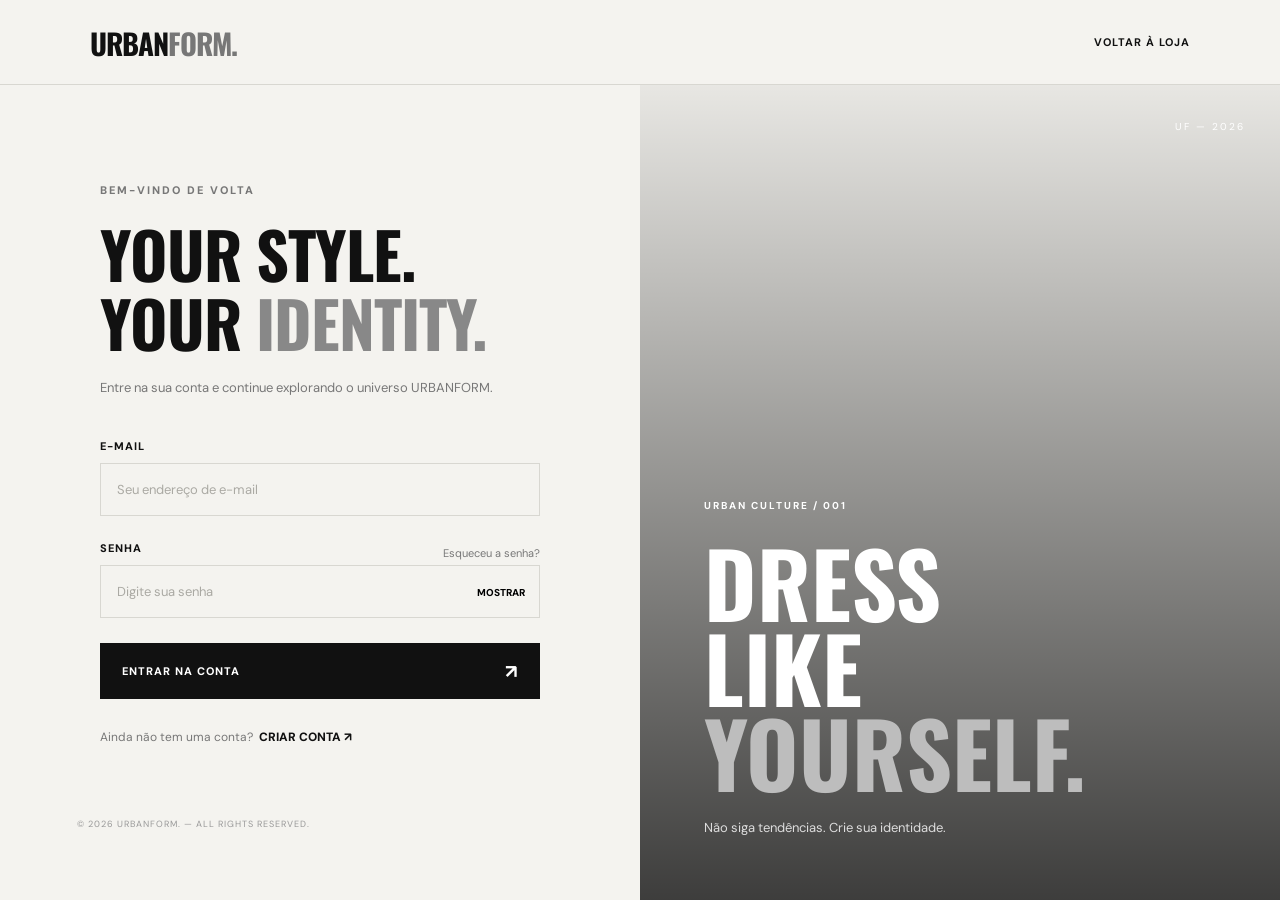
<file: cadastro.html>
<!DOCTYPE html>
<html lang="pt-BR">
<head>
    <meta charset="UTF-8">
    <meta name="viewport" content="width=device-width, initial-scale=1.0">
    <title>Login | URBANFORM.</title>
    <link rel="stylesheet" href="login.css">
</head>
<body>

    <header class="header">
        <a href="index.html" class="logo">
            URBAN<span>FORM.</span>
        </a>

        <a href="index.html" class="back-link">
            VOLTAR À LOJA
        </a>
    </header>

    <main class="login-container">

        <section class="login-form">

            <div class="form-content">

                <span class="subtitle">BEM-VINDO DE VOLTA</span>

                <h1>YOUR STYLE.<br>
                    YOUR <span>IDENTITY.</span>
                </h1>

                <p class="description">
                    Entre na sua conta e continue explorando
                    o universo URBANFORM.
                </p>

                <form action="#" method="POST">

                    <div class="input-group">
                        <label for="email">E-MAIL</label>
                        <input
                            type="email"
                            id="email"
                            name="email"
                            placeholder="Seu endereço de e-mail"
                            required
                        >
                    </div>

                    <div class="input-group">
                        <div class="password-label">
                            <label for="password">SENHA</label>
                            <a href="#">Esqueceu a senha?</a>
                        </div>

                        <div class="password-box">
                            <input
                                type="password"
                                id="password"
                                name="password"
                                placeholder="Digite sua senha"
                                required
                            >

                            <button type="button" id="togglePassword">
                                MOSTRAR
                            </button>
                        </div>
                    </div>

                    <button type="submit" class="login-button">
                        ENTRAR NA CONTA
                        <span>↗</span>
                    </button>

                </form>

                <div class="register">
                    <p>Ainda não tem uma conta?</p>
                    <a href="cadastro.html">CRIAR CONTA ↗</a>
                </div>

            </div>

            <footer class="form-footer">
                © 2026 URBANFORM. — ALL RIGHTS RESERVED.
            </footer>

        </section>

        <section class="login-image">
            <div class="image-overlay"></div>

            <div class="image-content">
                <span>URBAN CULTURE / 001</span>

                <h2>
                    DRESS<br>
                    LIKE<br>
                    <span>YOURSELF.</span>
                </h2>

                <p>
                    Não siga tendências. Crie sua identidade.
                </p>
            </div>

            <span class="image-number">UF — 2026</span>
        </section>

    </main>

    <script src="cadastro.js"></script>

</body>
</html>
</file>
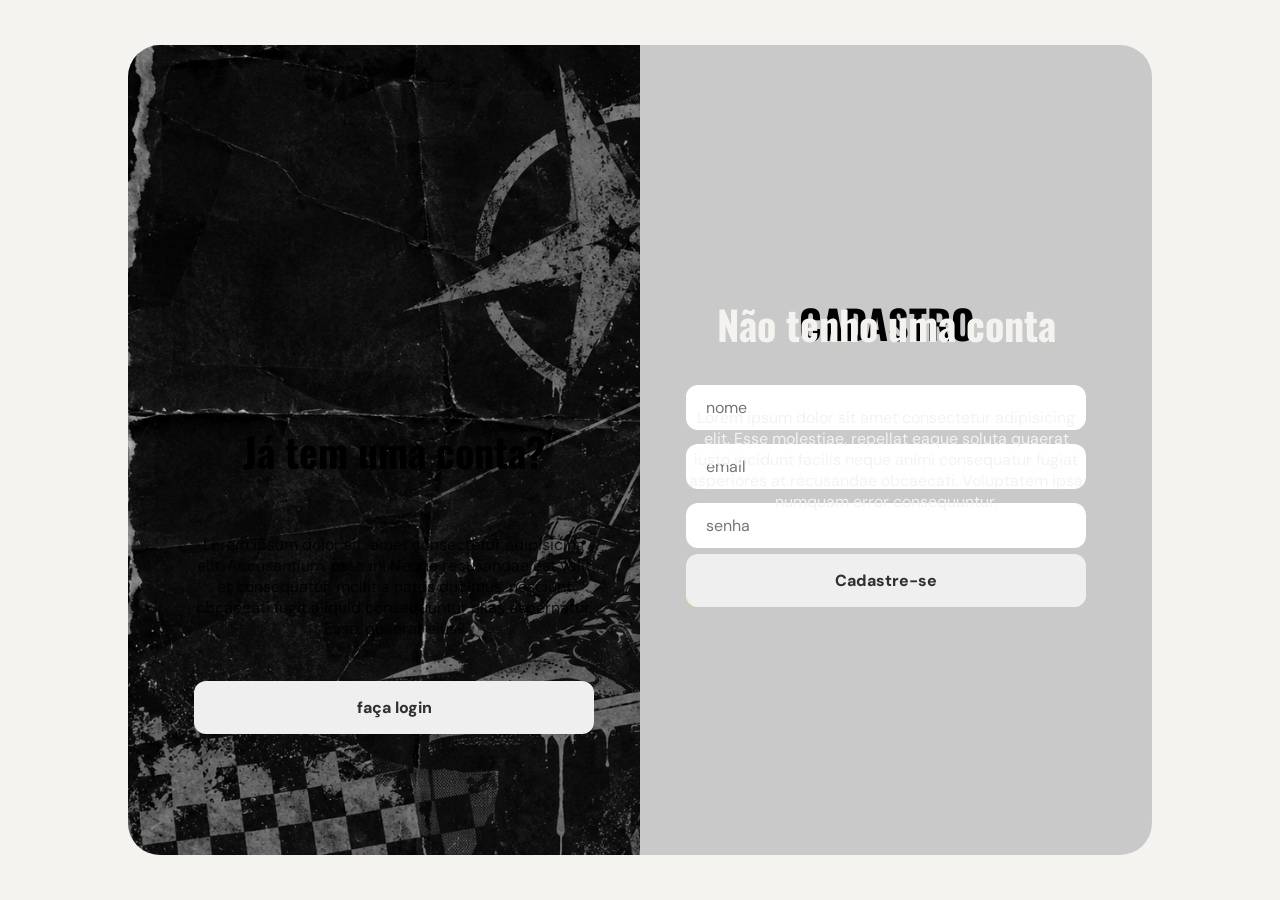
<file: login.html>
<!DOCTYPE html>
<html lang="en">
<head>
    <meta charset="UTF-8">
    <meta name="viewport" content="width=device-width, initial-scale=1.0">
    <title>Login</title>
</head>
<body>
    <link rel="stylesheet" href="css.css">
    <section class="containerpai">
        <div class="card cadastroActive">
            <div class="esquerda">
                <div class="formlogin">
                    <h2>FAZER LOGIN</h2>
                    <form>
                        <input type="text" placeholder="email">
                        <input type="password" placeholder="senha">
                        <input type="submit" value="Entrar">
                        
                    </form>
                </div>
                    <div class="containerlogin">
                        <h2>Já tem uma conta?</h2> <br>
                        <p>Lorem ipsum dolor sit, amet consectetur adipisicing elit. Accusantium, esse in! Neque recusandae est velit et consequatur, mollitia natus ducimus, nesciunt obcaecati fugit aliquid consequuntur alias aspernatur. Esse, quaerat eius?</p>
                        <button class="loginButton" style="cursor: pointer;">faça login</button>
                    </div>
                </div>
            <div class="direita">
                <div class="formcadastro">
                    <h2>CADASTRO</h2>
                    <form>
                        <input type="text" placeholder="nome">
                        <input type="text" placeholder="email">
                        <input type="text" placeholder="senha">
                        <input  type="submit" value="Cadastrar">
                    </form>
                </div>
                <div class="facaCadastro">
                    <h2>Não tenho uma conta</h2> <br>
                    <p>Lorem ipsum dolor sit amet consectetur adipisicing elit. Esse molestiae, repellat eaque soluta quaerat iusto incidunt facilis neque animi consequatur fugiat asperiores at recusandae obcaecati. Voluptatem ipsa numquam error consequuntur.</p>
                    <button class="cadastroButton" type="submit" style="cursor: pointer;">Cadastre-se</button>
                </div>
            </div>
        </div>
    </section>
    <script src="login.js"></script>
</body>
</html>
</file>
<file: login.css>
@import url('https://fonts.googleapis.com/css2?family=DM+Sans:wght@400;500;600;700;800&family=Oswald:wght@400;500;600;700&display=swap');

* {
    margin: 0;
    padding: 0;
    box-sizing: border-box;
}

:root {
    --black: #111111;
    --white: #F4F3EF;
    --gray: #777777;
    --border: #d8d7d1;
}

body {
    background: var(--white);
    color: var(--black);
    font-family: 'DM Sans', sans-serif;
}

/* HEADER */

.header {
    height: 85px;
    padding: 0 7%;
    display: flex;
    align-items: center;
    justify-content: space-between;
    border-bottom: 1px solid var(--border);
}

.logo {
    font-family: 'Oswald', sans-serif;
    font-size: 29px;
    font-weight: 700;
    color: var(--black);
    text-decoration: none;
    letter-spacing: -1px;
}

.logo span {
    color: #777777;
}

.back-link {
    color: var(--black);
    text-decoration: none;
    font-size: 11px;
    font-weight: 700;
    letter-spacing: 1px;
}

/* MAIN */

.login-container {
    min-height: calc(100vh - 85px);
    display: grid;
    grid-template-columns: 1fr 1fr;
}

/* FORM */

.login-form {
    display: flex;
    flex-direction: column;
    justify-content: center;
    padding: 70px 12%;
    position: relative;
}

.form-content {
    width: 100%;
    max-width: 440px;
    margin: auto;
}

.subtitle {
    font-size: 11px;
    font-weight: 800;
    letter-spacing: 2px;
    color: var(--gray);
}

h1 {
    font-family: 'Oswald', sans-serif;
    font-size: clamp(42px, 5vw, 66px);
    line-height: 1.08;
    margin-top: 20px;
    letter-spacing: -1px;
}

h1 span {
    color: #888888;
}

.description {
    color: var(--gray);
    font-size: 13px;
    line-height: 1.7;
    margin: 20px 0 40px;
}

/* INPUTS */

.input-group {
    margin-bottom: 25px;
}

.input-group label {
    display: block;
    font-size: 11px;
    font-weight: 800;
    letter-spacing: 1px;
    margin-bottom: 10px;
}

.input-group input {
    width: 100%;
    height: 53px;
    background: transparent;
    border: 1px solid var(--border);
    padding: 0 16px;
    font-family: 'DM Sans', sans-serif;
    font-size: 13px;
    outline: none;
    transition: .3s;
}

.input-group input:focus {
    border-color: var(--black);
}

.input-group input::placeholder {
    color: #aaa9a3;
}

.password-label {
    display: flex;
    justify-content: space-between;
    align-items: center;
}

.password-label a {
    font-size: 11px;
    color: var(--gray);
    text-decoration: none;
}

.password-box {
    position: relative;
}

.password-box input {
    padding-right: 90px;
}

.password-box button {
    position: absolute;
    right: 15px;
    top: 50%;
    transform: translateY(-50%);
    border: none;
    background: transparent;
    font-family: 'DM Sans', sans-serif;
    font-size: 10px;
    font-weight: 800;
    cursor: pointer;
}

/* BUTTON */

.login-button {
    width: 100%;
    height: 56px;
    background: var(--black);
    color: white;
    border: none;
    display: flex;
    justify-content: space-between;
    align-items: center;
    padding: 0 22px;
    font-family: 'DM Sans', sans-serif;
    font-size: 11px;
    font-weight: 800;
    letter-spacing: 1px;
    cursor: pointer;
    transition: .3s;
}

.login-button:hover {
    background: #333;
}

.login-button span {
    font-size: 19px;
}

/* REGISTER */

.register {
    display: flex;
    gap: 6px;
    margin-top: 30px;
    font-size: 12px;
    flex-wrap: wrap;
}

.register p {
    color: var(--gray);
}

.register a {
    color: var(--black);
    font-weight: 800;
    text-decoration: none;
}

/* FOOTER */

.form-footer {
    font-size: 9px;
    color: #999;
    letter-spacing: 1px;
    margin-top: 50px;
}

/* IMAGE */

.login-image {
    position: relative;
    background:
        linear-gradient(
            to top,
            rgba(0,0,0,.75),
            rgba(0,0,0,.05)
        ),
        url('https://plus.unsplash.com/premium_photo-1673826949034-18367fc03955?q=80&w=687&auto=format&fit=crop&ixlib=rb-4.1.0&ixid=NHwxMjA3fDA%3D');

    background-size: cover;
    background-position: center;
    min-height: 650px;
    display: flex;
    align-items: flex-end;
    padding: 10%;
    color: white;
    overflow: hidden;
}

.image-content {
    position: relative;
    z-index: 2;
}

.image-content > span {
    font-size: 10px;
    font-weight: 700;
    letter-spacing: 2px;
}

.image-content h2 {
    font-family: 'Oswald', sans-serif;
    font-size: clamp(55px, 7vw, 95px);
    line-height: .95;
    margin: 25px 0;
}

.image-content h2 span {
    color: #bdbdbd;
}

.image-content p {
    font-size: 13px;
    color: #ddd;
}

.image-number {
    position: absolute;
    right: 35px;
    top: 35px;
    font-size: 10px;
    letter-spacing: 2px;
}

/* RESPONSIVE */

@media (max-width: 800px) {

    .login-container {
        grid-template-columns: 1fr;
    }

    .login-image {
        min-height: 450px;
        grid-row: 1;
    }

    .login-form {
        padding: 70px 8%;
    }

    .header {
        padding: 0 6%;
    }
}

@media (max-width: 480px) {

    .login-image {
        min-height: 350px;
        padding: 8%;
    }

    .image-content h2 {
        font-size: 58px;
    }

    .login-form {
        padding: 55px 7%;
    }

    .register {
        flex-direction: column;
    }

}
</file>
<file: css.css>
@import url('https://fonts.googleapis.com/css2?family=DM+Sans:wght@400;500;600;700;800&family=Oswald:wght@400;500;600;700&display=swap');

* {
    margin: 0;
    padding: 0;
    box-sizing: border-box;
    font-family: 'DM Sans', sans-serif;
}

h1, h2, h3, h4 {
    font-family: 'Oswald', sans-serif;
}
form {
    display: flex;
    flex-direction: column;
    gap: 14px;
    input[type="submit"]{
        background: linear-gradient(135deg, #D7FF38 0%, #E9FF9C 100%);
    }
}

input, button {
    padding: 12px 20px;
    border-radius: 12px;
    border: none;
    outline: none;
    font-size: 16px;
    width: 400px;
}
button{
    margin-top: 10px;
    font-weight: 800;
    color: rgba(0 0 0 / .8);
    padding: 16px;

}
p{
    margin-bottom: 32px;
    width: 400px;
    text-align: center;
    color: rgba(0 0 0/.8)

}

h2 {
    margin-bottom: 32px;
    font-size: 40px;
    text-align: center;
}

.containerpai {
    width: 100%;
    height: 100vh;
    background-color: #F4F3EF;
    display: flex;
    justify-content: center;
    align-items: center;
}

.card {
    width: 80%;
    height: 90vh;
    background-color: #c9c9c9;
    border-radius: 32px;
    padding: 32px 20px;
    display: flex;
    justify-content: center;
    align-items: center;
    position: relative;
    overflow: hidden;
    z-index: 0;
}

.esquerda, .direita {
    width: 50%;
    height: 100%;
    display: flex;
    flex-direction: column;
    justify-content: center;
    align-items: center;
    z-index: 1;
}

.formlogin, .facalogin, .formcadastro, .facaCadastro {
    display: flex;
    flex-direction: column;
    justify-content: center;
    align-items: center;
}
.facalogin, .facaCadastro{
    position: absolute;
    h2, p{
        color: #F4F3EF;
    }
}

/* plano de fundo */
.card::after{
    width: 100%;
    height: 100%;
    content: "";
    background-image: url(Colagem\ Urbana\ em\ Preto\ e\ Cinza.png);
    position: absolute;
    top: 0;
    right: 0;
    background-size: cover;
    background-position: center;
}

/* LOGIN ACTIVE */
.card.loginActive .containerlogin{
opacity: 0;
pointer-events: none;

}
.card.loginActive .formcadastro{
opacity: 0;
pointer-events: none;
}
.card.loginActive:after{
transform: translateX(50%);
}
/* CADASTRO ACTIVE */
.card.cadastroActive .facaCadastro{
opacity: 0;
pointer-events: none;
}

.card.cadastroActive .formlogin{
opacity: 0;
pointer-events: none;
}
.card.cadastroActive .facaCadastro{
    transform: translateX(0);
    transition: all .3s .3s;
    opacity: 1;
}
.card.loginActive .formlogin{
    transition: all .3s .3s;
    opacity: 1;

} 
.card.cadastroActive::after{
transform: translateX(-50%);
}
.card.cadastroActive .facalogin{
    transform: translateX(0);
    transition: all .3s .3s;
    opacity: 1;
}
.card.cadastroActive .formcadastro{
    transition: all .3s .3s;
    opacity: 1;

}

/* transition */

.card::after{
transition: all .5s;
}
.facaCadastro{
    transition: all .3s 0;
    transform: translateX(200%);
}

.formlogin{
    opacity: 0;
    transition: all .3s 0;
}
.facalogin{
    transition: all .3s 0;
    transform: translateX(-200%);
}

.facaCadastro{
    opacity: 0;
    transition: all .3s 0;

}
</file>
